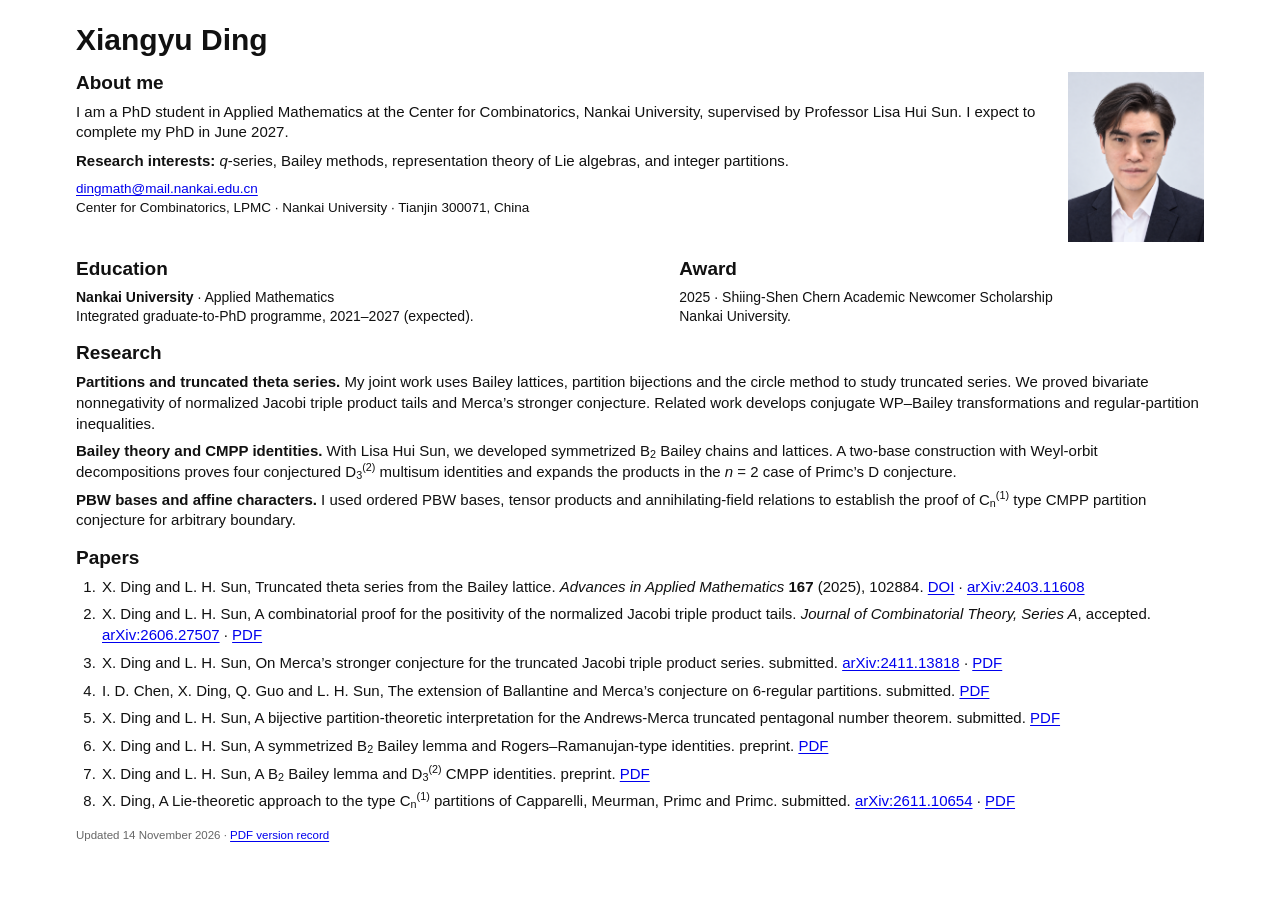
<file: index.html>
<!doctype html>
<html lang="en">
<head>
  <meta charset="utf-8">
  <meta name="viewport" content="width=device-width,initial-scale=1">
  <meta name="description" content="Xiangyu Ding (丁相钰), PhD student at Nankai University. q-series, Bailey methods, representation theory of Lie algebras and integer partitions.">
  <meta name="robots" content="index,follow,max-image-preview:large">
  <link rel="canonical" href="https://dxy-ukn.github.io/">
  <meta property="og:type" content="profile">
  <meta property="og:title" content="Xiangyu Ding | Mathematics">
  <meta property="og:description" content="Nankai University · q-series, Bailey methods, representation theory of Lie algebras and integer partitions">
  <meta property="og:url" content="https://dxy-ukn.github.io/">
  <script type="application/ld+json">{"@context": "https://schema.org", "@type": "ProfilePage", "url": "https://dxy-ukn.github.io/", "name": "Xiangyu Ding 丁相钰 | Mathematics", "dateModified": "2026-11-14", "mainEntity": {"@type": "Person", "name": "Xiangyu Ding", "alternateName": "丁相钰", "url": "https://dxy-ukn.github.io/", "jobTitle": "PhD student in Applied Mathematics", "affiliation": {"@type": "CollegeOrUniversity", "name": "Nankai University"}, "email": "dingmath@mail.nankai.edu.cn", "knowsAbout": ["q-series", "Bailey methods", "Representation theory of Lie algebras", "Integer partitions"]}}</script>
  <title>Xiangyu Ding | Mathematics</title>
  <link rel="icon" type="image/svg+xml" href="data:image/svg+xml,%3Csvg xmlns='http://www.w3.org/2000/svg' viewBox='0 0 64 64'%3E%3Ctext x='32' y='46' text-anchor='middle' font-size='50' font-family='Georgia'%3Eq%3C/text%3E%3C/svg%3E">
  <link rel="stylesheet" href="style.css?v=20261114">
</head>
<body>
  <header><h1>Xiangyu Ding</h1></header>
  <main>
    <section class="intro" aria-labelledby="about">
      <div class="intro-text">
        <h2 id="about">About me</h2>
        <p>I am a PhD student in Applied Mathematics at the Center for Combinatorics, Nankai University, supervised by Professor Lisa Hui Sun. I expect to complete my PhD in June 2027.</p>
        <!-- 修改网页上显示的研究方向，请编辑下面这个段落。 -->
        <p><strong>Research interests:</strong> <i>q</i>-series, Bailey methods, representation theory of Lie algebras, and integer partitions.</p>
        <p class="contact"><a href="mailto:dingmath@mail.nankai.edu.cn">dingmath@mail.nankai.edu.cn</a><br>Center for Combinatorics, LPMC · Nankai University · Tianjin 300071, China</p>
      </div>
      <img class="portrait" src="assets/portrait-professional.png?v=20261020-longhair" width="1122" height="1402" alt="Xiangyu Ding">
    </section>

    <div class="profile-details">
      <section aria-labelledby="education">
        <h2 id="education">Education</h2>
        <p><strong>Nankai University</strong> · Applied Mathematics<br>Integrated graduate-to-PhD programme, 2021–2027 (expected).</p>
      </section>
      <section aria-labelledby="awards">
        <h2 id="awards">Award</h2>
        <p>2025 · Shiing-Shen Chern Academic Newcomer Scholarship<br>Nankai University.</p>
      </section>
    </div>

    <section class="research" aria-labelledby="research">
      <h2 id="research">Research</h2>
      <p><strong>Partitions and truncated theta series.</strong> My joint work uses Bailey lattices, partition bijections and the circle method to study truncated series. We proved bivariate nonnegativity of normalized Jacobi triple product tails and Merca’s stronger conjecture. Related work develops conjugate WP–Bailey transformations and regular-partition inequalities.</p>
      <p><strong>Bailey theory and CMPP identities.</strong> With Lisa Hui Sun, we developed symmetrized B<sub>2</sub> Bailey chains and lattices. A two-base construction with Weyl-orbit decompositions proves four conjectured D<sub>3</sub><sup>(2)</sup> multisum identities and expands the products in the <i>n</i> = 2 case of Primc’s D conjecture.</p>
      <p><strong>PBW bases and affine characters.</strong> I used ordered PBW bases, tensor products and annihilating-field relations to establish the proof of C<sub>n</sub><sup>(1)</sup> type CMPP partition conjecture for arbitrary boundary. </p>
    </section>

    <section aria-labelledby="papers">
      <h2 id="papers">Papers</h2>
      <ol class="papers">
        <li id="paper-P3" data-paper-id="P3">X. Ding and L. H. Sun, Truncated theta series from the Bailey lattice. <i>Advances in Applied Mathematics</i> <b>167</b> (2025), 102884. <a href="https://doi.org/10.1016/j.aam.2025.102884">DOI</a> · <a href="https://arxiv.org/abs/2403.11608">arXiv:2403.11608</a></li>
        <li id="paper-P4" data-paper-id="P4">X. Ding and L. H. Sun, A combinatorial proof for the positivity of the normalized Jacobi triple product tails. <i>Journal of Combinatorial Theory, Series A</i>, <span class="status">accepted</span>. <a href="https://arxiv.org/abs/2606.27507">arXiv:2606.27507</a> · <a href="papers/jacobi-triple-product-tails.pdf">PDF</a></li>
        <li id="paper-P1" data-paper-id="P1">X. Ding and L. H. Sun, On Merca’s stronger conjecture for the truncated Jacobi triple product series. <span class="status">submitted</span>. <a href="https://arxiv.org/abs/2411.13818" title="Earlier arXiv version; title differs from the current manuscript">arXiv:2411.13818</a> · <a href="papers/merca-stronger-conjecture.pdf">PDF</a></li>
        <li id="paper-P6" data-paper-id="P6">I. D. Chen, X. Ding, Q. Guo and L. H. Sun, The extension of Ballantine and Merca’s conjecture on 6-regular partitions. <span class="status">submitted</span>. <a href="papers/regular-partitions-extension.pdf">PDF</a></li>
        <li id="paper-P2" data-paper-id="P2">X. Ding and L. H. Sun, A bijective partition-theoretic interpretation for the Andrews-Merca truncated pentagonal number theorem. <span class="status">submitted</span>. <a href="papers/bijective-partition-interpretation.pdf">PDF</a></li>
        <li id="paper-P5" data-paper-id="P5">X. Ding and L. H. Sun, A symmetrized B<sub>2</sub> Bailey lemma and Rogers–Ramanujan-type identities. <span class="status">preprint</span>. <a href="papers/symmetrized-b2-bailey-2026-11-14.pdf">PDF</a></li>
        <li id="paper-P7" data-paper-id="P7">X. Ding and L. H. Sun, A B<sub>2</sub> Bailey lemma and D<sub>3</sub><sup>(2)</sup> CMPP identities. <span class="status">preprint</span>. <a href="papers/b2-d3-cmpp-2026-11-14.pdf">PDF</a></li>
        <li id="paper-P8" data-paper-id="P8">X. Ding, A Lie-theoretic approach to the type C<sub>n</sub><sup>(1)</sup> partitions of Capparelli, Meurman, Primc and Primc. <span class="status">submitted</span>. <a href="https://arxiv.org/abs/2611.10654">arXiv:2611.10654</a> · <a href="papers/cmpp-pbw-type-c-2026-11-14.pdf">PDF</a></li>
      </ol>
    </section>
  </main>
  <footer>Updated <time datetime="2026-11-14">14 November 2026</time> · <a href="records/2026-11-14/">PDF version record</a></footer>
</body>
</html>
</file>
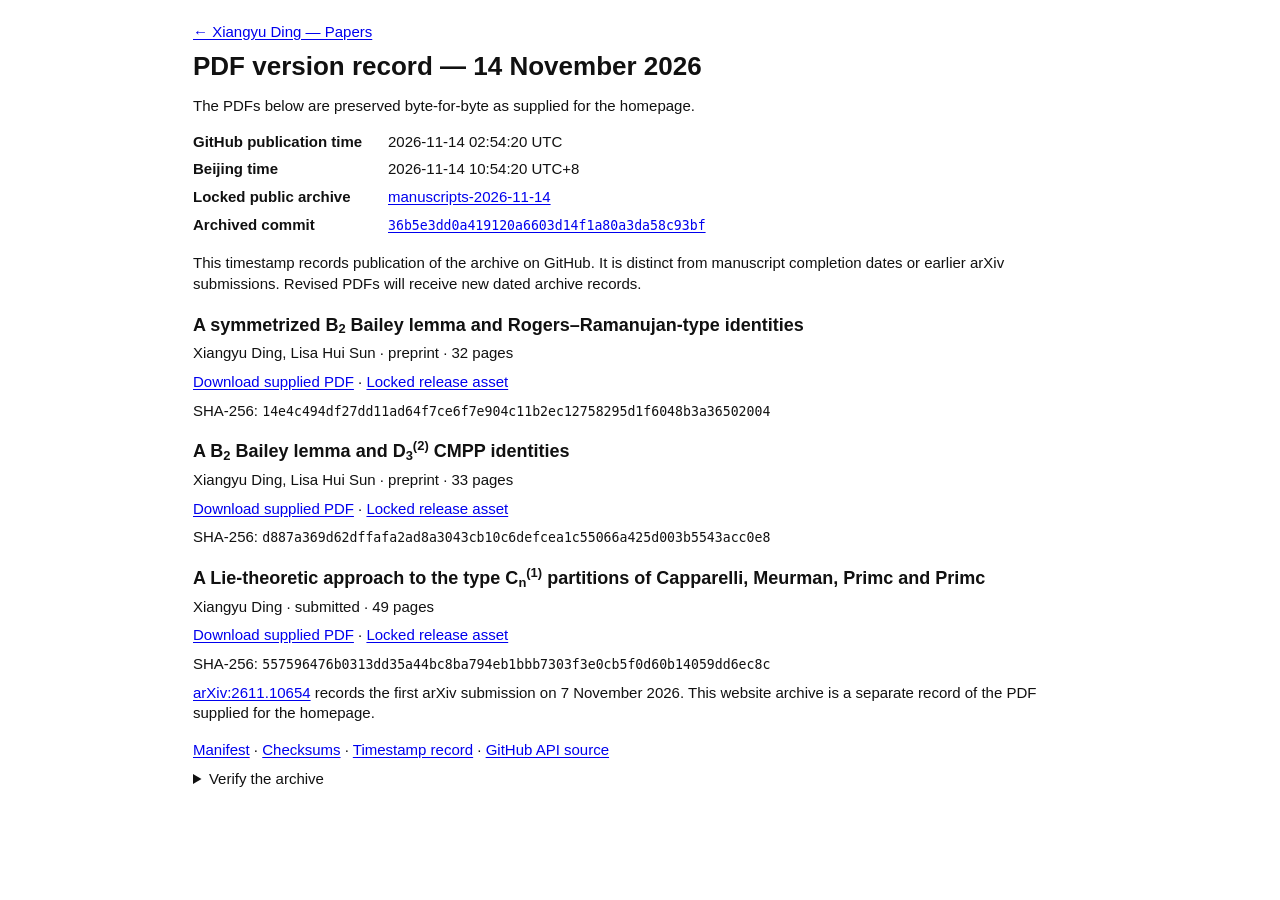
<file: records/2026-11-14/index.html>
<!doctype html><html lang="en"><head><meta charset="utf-8"><meta name="viewport" content="width=device-width,initial-scale=1"><title>PDF version record — 14 November 2026 | Xiangyu Ding</title><meta name="description" content="Manuscript PDF archive with GitHub publication time, locked release assets and SHA-256 checksums."><link rel="canonical" href="https://dxy-ukn.github.io/records/2026-11-14/"><link rel="stylesheet" href="../../style.css?v=20261114"></head><body class="archive-page"><p><a href="../../index.html#papers">← Xiangyu Ding — Papers</a></p><h1>PDF version record — 14 November 2026</h1><p>The PDFs below are preserved byte-for-byte as supplied for the homepage.</p><dl class="record-fields"><dt>GitHub publication time</dt><dd><time datetime="2026-11-14T02:54:20Z">2026-11-14 02:54:20 UTC</time></dd><dt>Beijing time</dt><dd>2026-11-14 10:54:20 UTC+8</dd><dt>Locked public archive</dt><dd><a href="https://github.com/DXY-ukn/dxy-ukn.github.io/releases/tag/manuscripts-2026-11-14">manuscripts-2026-11-14</a></dd><dt>Archived commit</dt><dd><a href="https://github.com/DXY-ukn/dxy-ukn.github.io/commit/36b5e3dd0a419120a6603d14f1a80a3da58c93bf"><code>36b5e3dd0a419120a6603d14f1a80a3da58c93bf</code></a></dd></dl><p>This timestamp records publication of the archive on GitHub. It is distinct from manuscript completion dates or earlier arXiv submissions. Revised PDFs will receive new dated archive records.</p><section id="P5"><h2>A symmetrized B<sub>2</sub> Bailey lemma and Rogers–Ramanujan-type identities</h2><p>Xiangyu Ding, Lisa Hui Sun · preprint · 32 pages</p><p><a href="../../papers/symmetrized-b2-bailey-2026-11-14.pdf">Download supplied PDF</a> · <a href="https://github.com/DXY-ukn/dxy-ukn.github.io/releases/download/manuscripts-2026-11-14/symmetrized-b2-bailey-2026-11-14.pdf">Locked release asset</a></p><p>SHA-256: <code>14e4c494df27dd11ad64f7ce6f7e904c11b2ec12758295d1f6048b3a36502004</code></p></section><section id="P7"><h2>A B<sub>2</sub> Bailey lemma and D<sub>3</sub><sup>(2)</sup> CMPP identities</h2><p>Xiangyu Ding, Lisa Hui Sun · preprint · 33 pages</p><p><a href="../../papers/b2-d3-cmpp-2026-11-14.pdf">Download supplied PDF</a> · <a href="https://github.com/DXY-ukn/dxy-ukn.github.io/releases/download/manuscripts-2026-11-14/b2-d3-cmpp-2026-11-14.pdf">Locked release asset</a></p><p>SHA-256: <code>d887a369d62dffafa2ad8a3043cb10c6defcea1c55066a425d003b5543acc0e8</code></p></section><section id="P8"><h2>A Lie-theoretic approach to the type C<sub>n</sub><sup>(1)</sup> partitions of Capparelli, Meurman, Primc and Primc</h2><p>Xiangyu Ding · submitted · 49 pages</p><p><a href="../../papers/cmpp-pbw-type-c-2026-11-14.pdf">Download supplied PDF</a> · <a href="https://github.com/DXY-ukn/dxy-ukn.github.io/releases/download/manuscripts-2026-11-14/cmpp-pbw-type-c-2026-11-14.pdf">Locked release asset</a></p><p>SHA-256: <code>557596476b0313dd35a44bc8ba794eb1bbb7303f3e0cb5f0d60b14059dd6ec8c</code></p><p><a href="https://arxiv.org/abs/2611.10654">arXiv:2611.10654</a> records the first arXiv submission on 7 November 2026. This website archive is a separate record of the PDF supplied for the homepage.</p></section><p><a href="manifest.json">Manifest</a> · <a href="SHA256SUMS.txt">Checksums</a> · <a href="record.json">Timestamp record</a> · <a href="https://api.github.com/repos/DXY-ukn/dxy-ukn.github.io/releases/444967578">GitHub API source</a></p><details><summary>Verify the archive</summary><pre>gh release verify manuscripts-2026-11-14 -R DXY-ukn/dxy-ukn.github.io</pre><p>Use <code>gh release verify-asset</code> with the same tag and a downloaded PDF to check its match to the release.</p></details></body></html>
</file>
<file: style.css>
:root{color-scheme:light}
*{box-sizing:border-box}
body{max-width:1184px;margin:0 auto;padding:22px 28px 18px;background:#fff;color:#111;font:15px/1.38 Arial,Helvetica,sans-serif}
a{color:#00e;text-decoration:underline;text-underline-offset:2px}a:visited{color:#551a8b}a:focus-visible{outline:2px solid #00e;outline-offset:3px}
h1{font-size:30px;line-height:1.2;margin:0 0 14px;font-weight:700}h2{font-size:19px;line-height:1.2;margin:0 0 7px;font-weight:700}
p{margin:0 0 8px}section{margin:0 0 16px}section p:last-child{margin-bottom:0}
.intro{display:grid;grid-template-columns:minmax(0,1fr) 136px;gap:26px;align-items:start}.portrait{display:block;width:136px;height:auto}.contact{font-size:13.5px;line-height:1.4}
.profile-details{display:grid;grid-template-columns:1.1fr 1fr;gap:26px}.profile-details p{font-size:14px}.research p{margin-bottom:7px}
.papers{margin:0;padding-left:24px}.papers li{padding-left:2px;margin-bottom:7px;break-inside:avoid}.papers li:last-child{margin-bottom:0}
sub,sup{font-size:.72em;line-height:0;position:relative;vertical-align:baseline}sub{bottom:-.2em}sup{top:-.55em}
footer{margin-top:16px;font-size:11.5px;color:#666}
.archive-page{max-width:950px}.archive-page h1{font-size:26px}.archive-page h2{font-size:18px;margin-top:20px}.archive-page code{font-size:.88em;overflow-wrap:anywhere}.archive-page pre{white-space:pre-wrap;overflow-wrap:anywhere;font-size:12px;line-height:1.5}.archive-page .record-fields{display:grid;grid-template-columns:180px minmax(0,1fr);gap:7px 15px;margin:15px 0 18px}.record-fields dt{font-weight:700}.record-fields dd{margin:0;overflow-wrap:anywhere}
@media(max-width:620px){body{padding:18px;font-size:14.5px;line-height:1.42}h1{font-size:27px;margin-bottom:14px}h2{font-size:18px}.intro{grid-template-columns:minmax(0,1fr) 96px;gap:14px}.portrait{width:96px}.profile-details{grid-template-columns:1fr;gap:0}.contact{font-size:13px;overflow-wrap:anywhere}.papers{padding-left:22px}a{overflow-wrap:anywhere}section{margin-bottom:16px}.archive-page .record-fields{grid-template-columns:1fr}.record-fields dd{margin-bottom:7px}}
@page{size:A4;margin:10mm 12mm}
@media print{body{max-width:none;margin:0;padding:0;font-size:9.7pt;line-height:1.27}h1{font-size:20pt;margin-bottom:9pt}h2{font-size:12pt;margin-bottom:5pt;break-after:avoid}p{margin-bottom:5pt}section{margin-bottom:10pt}.intro{grid-template-columns:minmax(0,1fr) 90px;gap:16px}.portrait{width:90px}.contact,.profile-details p{font-size:9pt}.profile-details{gap:20px}.research p{margin-bottom:5pt}a{color:#000}.papers li{margin-bottom:4pt}footer{font-size:8pt;margin-top:9pt}.archive-page h2{margin-top:12pt}}
</file>
